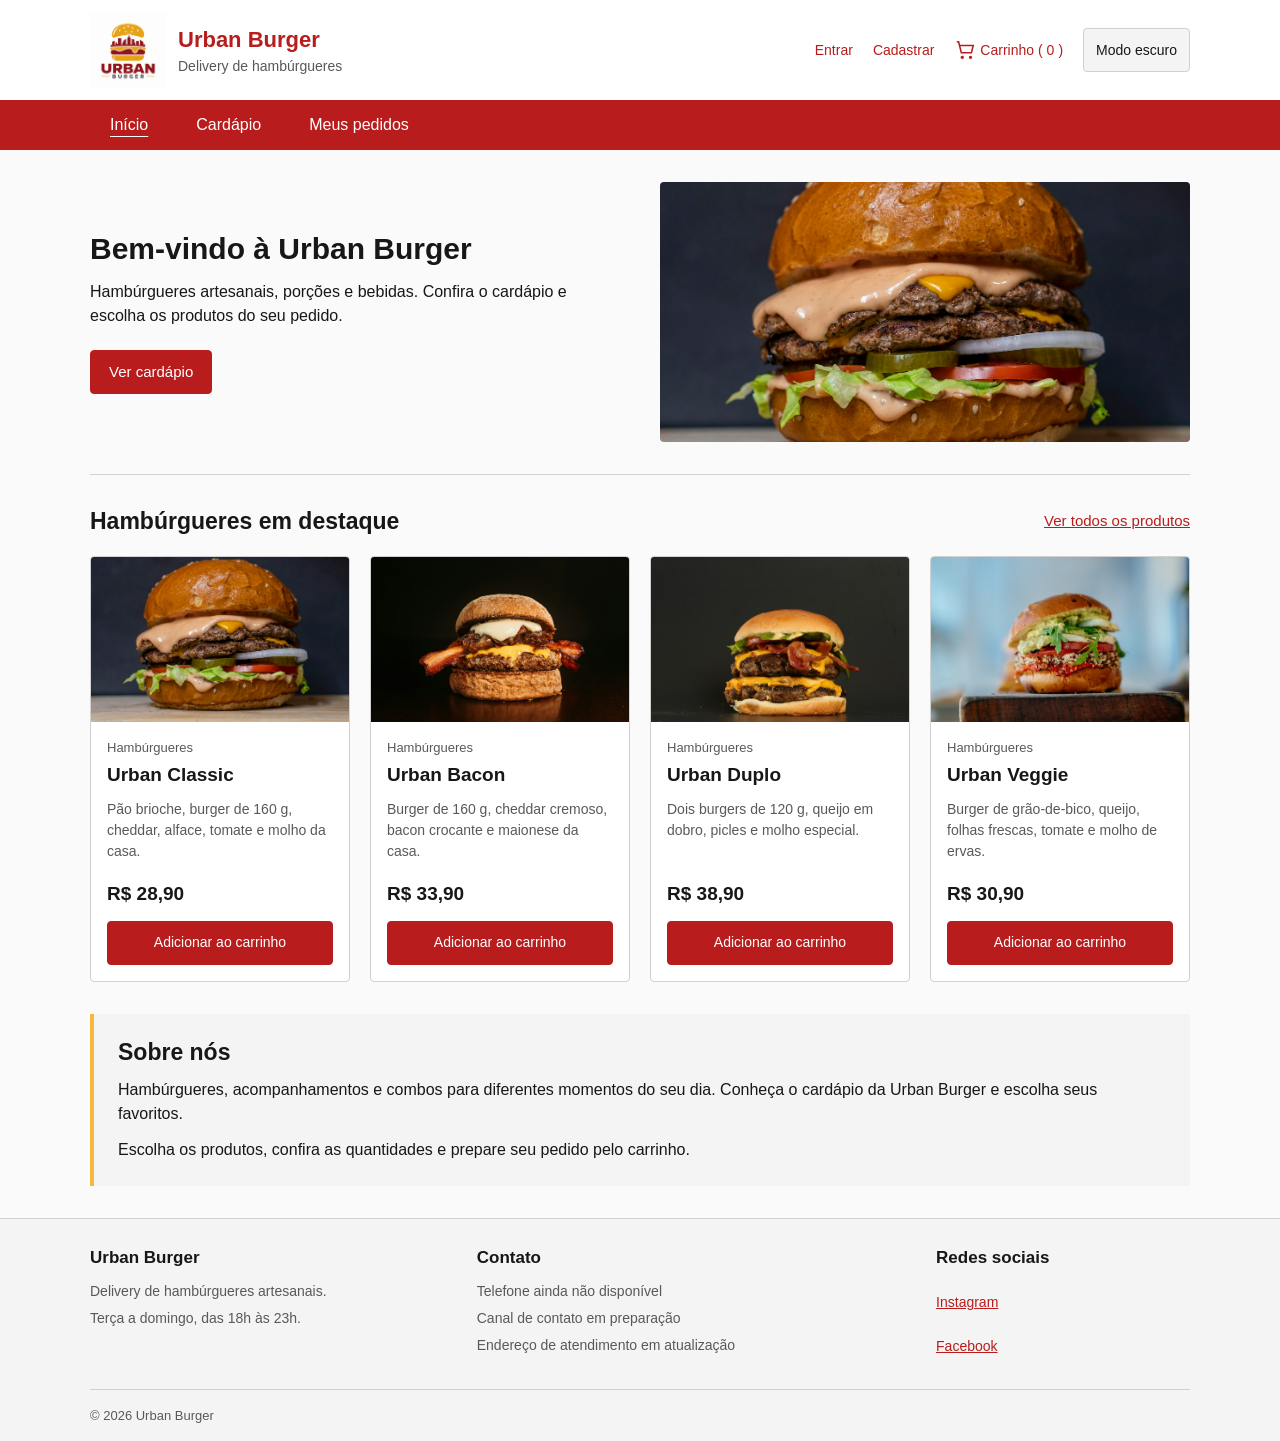
<file: urban-burger/index.html>
<!DOCTYPE html>
<html lang="pt-BR">
  <head>
    <meta charset="UTF-8">
    <meta name="viewport" content="width=device-width, initial-scale=1.0">
    <meta name="description" content="Urban Burger: hambúrgueres, acompanhamentos e combos. Explore o cardápio e prepare seu pedido.">
    <meta name="color-scheme" content="light dark">
    <title>
      Início | Urban Burger
    </title>
    <link rel="icon" href="img/logo.png" type="image/png">
    <link rel="stylesheet" href="css/style.css">
    <script src="js/script.js" defer>
    </script>
  </head>
  <body data-page="index">
    <a class="skip-link" href="#conteudo">
      Pular para o conteúdo
    </a>
<header class="site-header">
      <div class="container header-inner">
        <a class="brand" href="index.html" aria-label="Urban Burger — início">
          <img src="img/logo.png" alt="Logo Urban Burger" width="76" height="76">
          <span>
            Urban Burger
            <small>
              Delivery de hambúrgueres
            </small>
          </span>
        </a>
        <button onclick="alternarMenu()" class="mobile-toggle" type="button" aria-label="Abrir menu" aria-controls="navegacao" aria-expanded="false">
          Menu
        </button>
        <div class="header-actions">
          <a class="login-link" href="login.html">
            Entrar
          </a>
          <a class="signup-link" href="cadastro.html">
            Cadastrar
          </a>
          <a class="cart-link" href="carrinho.html" aria-label="Carrinho">
            <svg viewBox="0 0 24 24" fill="none" stroke="currentColor" stroke-width="1.7" aria-hidden="true">
              <path d="M3 3h2l3 12h11l2-8H6"/>
              <circle cx="9" cy="20" r="1"/>
              <circle cx="18" cy="20" r="1"/>
            </svg>
            Carrinho (
            <span class="cart-count">
              0
            </span>
            )
          </a>
          <button onclick="trocarTema()" class="theme-toggle" type="button" aria-label="Ativar modo escuro" aria-pressed="false">
            Modo escuro
          </button>
        </div>
      </div>
      <nav id="navegacao" aria-label="Navegação principal">
        <div class="container nav-links">
          <a href="index.html" aria-current="page">
            Início
          </a>
          <a href="produtos.html">
            Cardápio
          </a>
          <a href="pedidos.html">
            Meus pedidos
          </a>
        </div>
      </nav>
    </header>
    <main id="conteudo" class="container">
<section class="home-intro" aria-labelledby="hero-titulo">
        <div>
          <h1 id="hero-titulo">
            Bem-vindo à Urban Burger
          </h1>
          <p>
            Hambúrgueres artesanais, porções e bebidas. Confira o cardápio e escolha os produtos do seu pedido.
          </p>
          <a class="button" href="produtos.html">
            Ver cardápio
          </a>
        </div>
        <img src="img/burger-classic.jpg" alt="Hambúrguer com queijo, molho e salada" width="600" height="400">
      </section>
<section class="section" aria-labelledby="destaques-titulo">
        <div class="section-heading">
          <h2 id="destaques-titulo">
            Hambúrgueres em destaque
          </h2>
          <a class="inline-link" href="produtos.html">
            Ver todos os produtos
          </a>
        </div>
        <div class="product-grid" data-products="featured" >
          <article class="product-card" id="produto-1" data-nome="Urban Classic" data-categoria="hamburgueres">
            <div class="product-image">
              <img src="img/burger-classic.jpg" alt="Imagem ilustrativa de Urban Classic" width="600" height="450" loading="lazy">
            </div>
            <div class="product-info">
              <p class="product-category">
                Hambúrgueres
              </p>
              <h3>
                Urban Classic
              </h3>
              <p class="product-description">
                Pão brioche, burger de 160 g, cheddar, alface, tomate e molho da casa.
              </p>
              <div class="product-bottom">
                <span class="product-price">
                  R$ 28,90
                </span>
                <button class="add-button" type="button" onclick="alterarQuantidade(1, 1)">
                  Adicionar ao carrinho
                </button>
              </div>
            </div>
          </article>
          <article class="product-card" id="produto-2" data-nome="Urban Bacon" data-categoria="hamburgueres">
            <div class="product-image">
              <img src="img/burger-bacon.jpg" alt="Imagem ilustrativa de Urban Bacon" width="600" height="450" loading="lazy">
            </div>
            <div class="product-info">
              <p class="product-category">
                Hambúrgueres
              </p>
              <h3>
                Urban Bacon
              </h3>
              <p class="product-description">
                Burger de 160 g, cheddar cremoso, bacon crocante e maionese da casa.
              </p>
              <div class="product-bottom">
                <span class="product-price">
                  R$ 33,90
                </span>
                <button class="add-button" type="button" onclick="alterarQuantidade(2, 1)">
                  Adicionar ao carrinho
                </button>
              </div>
            </div>
          </article>
          <article class="product-card" id="produto-3" data-nome="Urban Duplo" data-categoria="hamburgueres">
            <div class="product-image">
              <img src="img/burger-duplo.jpg" alt="Imagem ilustrativa de Urban Duplo" width="600" height="450" loading="lazy">
            </div>
            <div class="product-info">
              <p class="product-category">
                Hambúrgueres
              </p>
              <h3>
                Urban Duplo
              </h3>
              <p class="product-description">
                Dois burgers de 120 g, queijo em dobro, picles e molho especial.
              </p>
              <div class="product-bottom">
                <span class="product-price">
                  R$ 38,90
                </span>
                <button class="add-button" type="button" onclick="alterarQuantidade(3, 1)">
                  Adicionar ao carrinho
                </button>
              </div>
            </div>
          </article>
          <article class="product-card" id="produto-4" data-nome="Urban Veggie" data-categoria="hamburgueres">
            <div class="product-image">
              <img src="img/burger-veggie.jpg" alt="Imagem ilustrativa de Urban Veggie" width="600" height="450" loading="lazy">
            </div>
            <div class="product-info">
              <p class="product-category">
                Hambúrgueres
              </p>
              <h3>
                Urban Veggie
              </h3>
              <p class="product-description">
                Burger de grão-de-bico, queijo, folhas frescas, tomate e molho de ervas.
              </p>
              <div class="product-bottom">
                <span class="product-price">
                  R$ 30,90
                </span>
                <button class="add-button" type="button" onclick="alterarQuantidade(4, 1)">
                  Adicionar ao carrinho
                </button>
              </div>
            </div>
          </article>
        </div>
      </section>
      <section class="about-section" id="sobre" aria-labelledby="sobre-titulo">
        <h2 id="sobre-titulo">
          Sobre nós
        </h2>
        <p>
          Hambúrgueres, acompanhamentos e combos para diferentes momentos do seu dia. Conheça o cardápio da Urban Burger e escolha seus favoritos.
        </p>
        <p>
          Escolha os produtos, confira as quantidades e prepare seu pedido pelo carrinho.
        </p>
      </section>
    </main>
<footer class="site-footer">
      <div class="container footer-grid">
        <div>
          <h2>
            Urban Burger
          </h2>
          <p>
            Delivery de hambúrgueres artesanais.
          </p>
          <p>
            Terça a domingo, das 18h às 23h.
          </p>
        </div>
        <div>
          <h2>
            Contato
          </h2>
          <p>
            Telefone ainda não disponível
          </p>
          <p>
            Canal de contato em preparação
          </p>
          <p>
            Endereço de atendimento em atualização
          </p>
        </div>
        <div>
          <h2>
            Redes sociais
          </h2>
          <button type="button" class="text-button" data-mensagem="O canal do Instagram ainda não está disponível." onclick="mostrarMensagem(this.dataset.mensagem)">
            Instagram
          </button>
          <button type="button" class="text-button" data-mensagem="O canal do Facebook ainda não está disponível." onclick="mostrarMensagem(this.dataset.mensagem)">
            Facebook
          </button>
        </div>
      </div>
      <p class="container footer-bottom">
        © 2026 Urban Burger
      </p>
    </footer>
    <div class="toast" role="status" aria-live="polite">
      <span id="mensagem">
      </span>
      <button type="button" onclick="fecharMensagem()">
        Fechar
      </button>
    </div>
  </body>
</html>
</file>
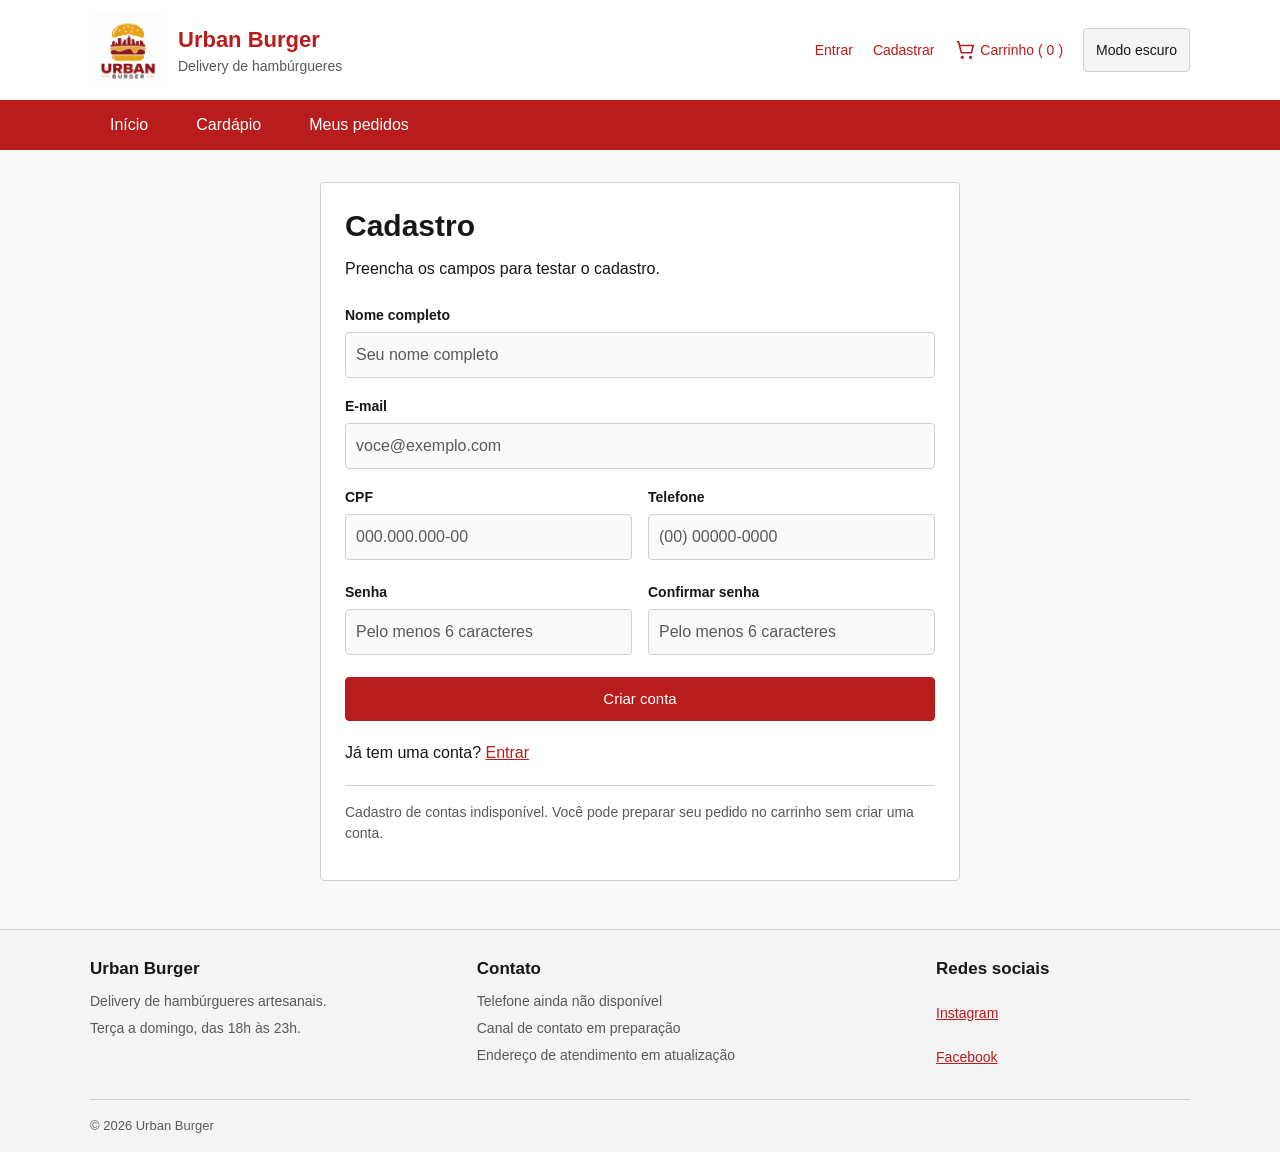
<file: urban-burger/cadastro.html>
<!DOCTYPE html>
<html lang="pt-BR">
  <head>
    <meta charset="UTF-8">
    <meta name="viewport" content="width=device-width, initial-scale=1.0">
    <meta name="description" content="Urban Burger: hambúrgueres, acompanhamentos e combos. Explore o cardápio e prepare seu pedido.">
    <meta name="color-scheme" content="light dark">
    <title>
      Criar conta | Urban Burger
    </title>
    <link rel="icon" href="img/logo.png" type="image/png">
    <link rel="stylesheet" href="css/style.css">
    <script src="js/script.js" defer>
    </script>
  </head>
  <body data-page="cadastro">
    <a class="skip-link" href="#conteudo">
      Pular para o conteúdo
    </a>
<header class="site-header">
      <div class="container header-inner">
        <a class="brand" href="index.html" aria-label="Urban Burger — início">
          <img src="img/logo.png" alt="Logo Urban Burger" width="76" height="76">
          <span>
            Urban Burger
            <small>
              Delivery de hambúrgueres
            </small>
          </span>
        </a>
        <button onclick="alternarMenu()" class="mobile-toggle" type="button" aria-label="Abrir menu" aria-controls="navegacao" aria-expanded="false">
          Menu
        </button>
        <div class="header-actions">
          <a class="login-link" href="login.html">
            Entrar
          </a>
          <a class="signup-link" href="cadastro.html">
            Cadastrar
          </a>
          <a class="cart-link" href="carrinho.html" aria-label="Carrinho">
            <svg viewBox="0 0 24 24" fill="none" stroke="currentColor" stroke-width="1.7" aria-hidden="true">
              <path d="M3 3h2l3 12h11l2-8H6"/>
              <circle cx="9" cy="20" r="1"/>
              <circle cx="18" cy="20" r="1"/>
            </svg>
            Carrinho (
            <span class="cart-count">
              0
            </span>
            )
          </a>
          <button onclick="trocarTema()" class="theme-toggle" type="button" aria-label="Ativar modo escuro" aria-pressed="false">
            Modo escuro
          </button>
        </div>
      </div>
      <nav id="navegacao" aria-label="Navegação principal">
        <div class="container nav-links">
          <a href="index.html">
            Início
          </a>
          <a href="produtos.html">
            Cardápio
          </a>
          <a href="pedidos.html">
            Meus pedidos
          </a>
        </div>
      </nav>
    </header>
    <main id="conteudo" class="container auth-main">
      <section class="form-panel">
        <h1>
          Cadastro
        </h1>
        <p>
          Preencha os campos para testar o cadastro.
        </p>
        <form id="form-cadastro" onsubmit="return enviarFormulario(this)" oninput="limparValidacao(this)">
          <div class="field">
            <label for="cadastro-nome">
              Nome completo
            </label>
            <input id="cadastro-nome" name="cadastro-nome" type="text" required minlength="3" maxlength="80" autocomplete="name" placeholder="Seu nome completo"  aria-describedby="cadastro-nome-erro">
            <span class="field-error" id="cadastro-nome-erro">
            </span>
          </div>
          <div class="field">
            <label for="cadastro-email">
              E-mail
            </label>
            <input id="cadastro-email" name="cadastro-email" type="email" required maxlength="100" autocomplete="email" placeholder="voce@exemplo.com"  aria-describedby="cadastro-email-erro">
            <span class="field-error" id="cadastro-email-erro">
            </span>
          </div>
          <div class="form-row">
            <div class="field">
              <label for="cadastro-cpf">
                CPF
              </label>
              <input id="cadastro-cpf" name="cadastro-cpf" type="text" required inputmode="numeric" data-mask="cpf" oninput="mascara(this)" minlength="14" maxlength="14" placeholder="000.000.000-00"  aria-describedby="cadastro-cpf-erro">
              <span class="field-error" id="cadastro-cpf-erro">
              </span>
            </div>
            <div class="field">
              <label for="cadastro-telefone">
                Telefone
              </label>
              <input id="cadastro-telefone" name="cadastro-telefone" type="tel" required data-mask="telefone" oninput="mascara(this)" minlength="15" maxlength="15" autocomplete="tel" placeholder="(00) 00000-0000"  aria-describedby="cadastro-telefone-erro">
              <span class="field-error" id="cadastro-telefone-erro">
              </span>
            </div>
          </div>
          <div class="form-row">
            <div class="field">
              <label for="cadastro-senha">
                Senha
              </label>
              <input id="cadastro-senha" name="cadastro-senha" type="password" required minlength="6" maxlength="64" autocomplete="new-password" placeholder="Pelo menos 6 caracteres"  aria-describedby="cadastro-senha-erro">
              <span class="field-error" id="cadastro-senha-erro">
              </span>
            </div>
            <div class="field">
              <label for="cadastro-confirmacao">
                Confirmar senha
              </label>
              <input id="cadastro-confirmacao" name="cadastro-confirmacao" type="password" required minlength="6" maxlength="64" autocomplete="new-password" placeholder="Pelo menos 6 caracteres"  aria-describedby="cadastro-confirmacao-erro">
              <span class="field-error" id="cadastro-confirmacao-erro">
              </span>
            </div>
          </div>
          <button class="button full" type="submit">
            Criar conta
          </button>
          <div class="form-feedback" role="status" tabindex="-1" hidden>
          </div>
        </form>
        <p class="form-switch">
          Já tem uma conta?
          <a href="login.html">
            Entrar
          </a>
        </p>
        <p class="info-note">
          Cadastro de contas indisponível. Você pode preparar seu pedido no carrinho sem criar uma conta.
        </p>
      </section>
    </main>
<footer class="site-footer">
      <div class="container footer-grid">
        <div>
          <h2>
            Urban Burger
          </h2>
          <p>
            Delivery de hambúrgueres artesanais.
          </p>
          <p>
            Terça a domingo, das 18h às 23h.
          </p>
        </div>
        <div>
          <h2>
            Contato
          </h2>
          <p>
            Telefone ainda não disponível
          </p>
          <p>
            Canal de contato em preparação
          </p>
          <p>
            Endereço de atendimento em atualização
          </p>
        </div>
        <div>
          <h2>
            Redes sociais
          </h2>
          <button type="button" class="text-button" data-mensagem="O canal do Instagram ainda não está disponível." onclick="mostrarMensagem(this.dataset.mensagem)">
            Instagram
          </button>
          <button type="button" class="text-button" data-mensagem="O canal do Facebook ainda não está disponível." onclick="mostrarMensagem(this.dataset.mensagem)">
            Facebook
          </button>
        </div>
      </div>
      <p class="container footer-bottom">
        © 2026 Urban Burger
      </p>
    </footer>
    <div class="toast" role="status" aria-live="polite">
      <span id="mensagem">
      </span>
      <button type="button" onclick="fecharMensagem()">
        Fechar
      </button>
    </div>
  </body>
</html>
</file>
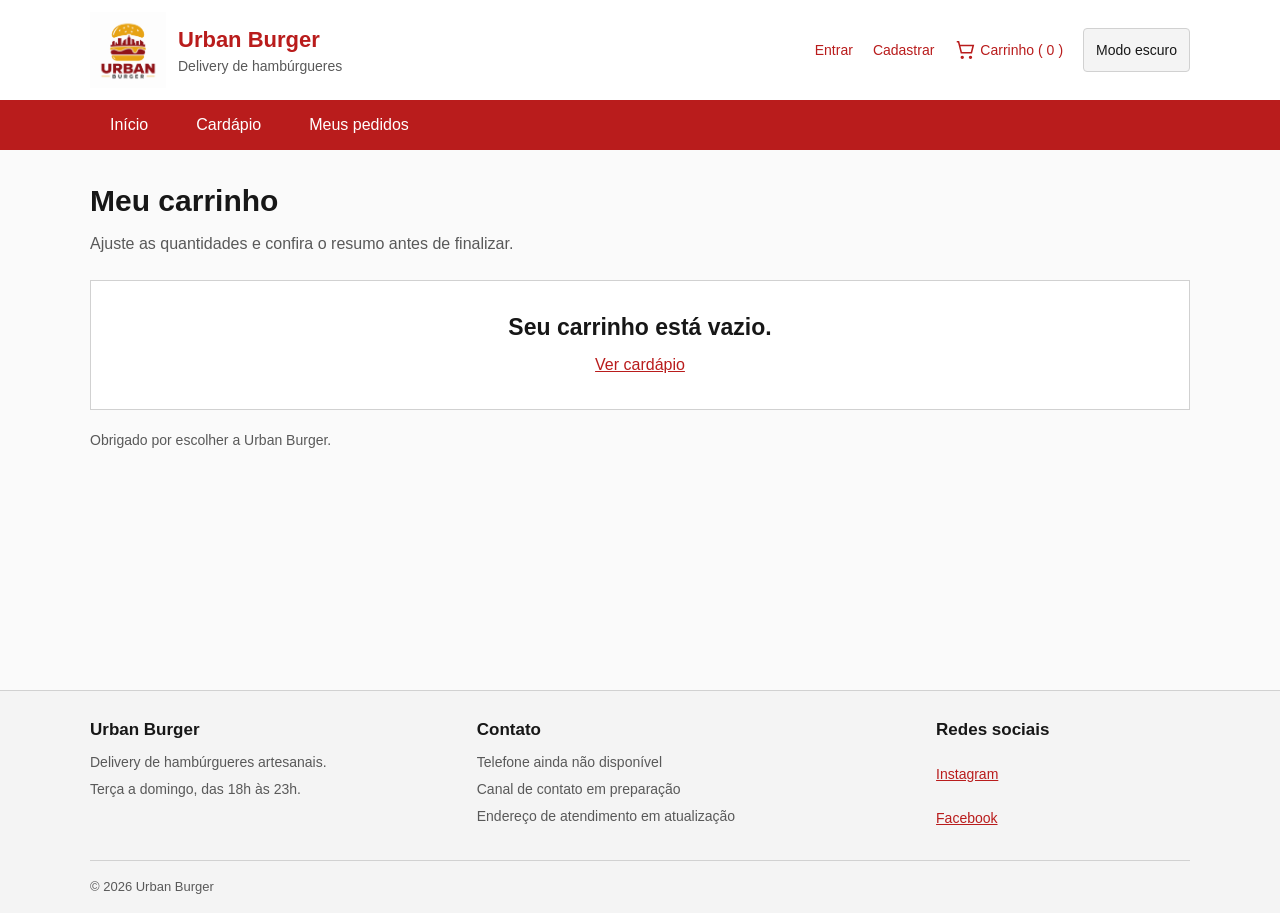
<file: urban-burger/carrinho.html>
<!DOCTYPE html>
<html lang="pt-BR">
  <head>
    <meta charset="UTF-8">
    <meta name="viewport" content="width=device-width, initial-scale=1.0">
    <meta name="description" content="Urban Burger: hambúrgueres, acompanhamentos e combos. Explore o cardápio e prepare seu pedido.">
    <meta name="color-scheme" content="light dark">
    <title>
      Meu carrinho | Urban Burger
    </title>
    <link rel="icon" href="img/logo.png" type="image/png">
    <link rel="stylesheet" href="css/style.css">
    <script src="js/script.js" defer>
    </script>
  </head>
  <body data-page="carrinho">
    <a class="skip-link" href="#conteudo">
      Pular para o conteúdo
    </a>
<header class="site-header">
      <div class="container header-inner">
        <a class="brand" href="index.html" aria-label="Urban Burger — início">
          <img src="img/logo.png" alt="Logo Urban Burger" width="76" height="76">
          <span>
            Urban Burger
            <small>
              Delivery de hambúrgueres
            </small>
          </span>
        </a>
        <button onclick="alternarMenu()" class="mobile-toggle" type="button" aria-label="Abrir menu" aria-controls="navegacao" aria-expanded="false">
          Menu
        </button>
        <div class="header-actions">
          <a class="login-link" href="login.html">
            Entrar
          </a>
          <a class="signup-link" href="cadastro.html">
            Cadastrar
          </a>
          <a class="cart-link" href="carrinho.html" aria-label="Carrinho">
            <svg viewBox="0 0 24 24" fill="none" stroke="currentColor" stroke-width="1.7" aria-hidden="true">
              <path d="M3 3h2l3 12h11l2-8H6"/>
              <circle cx="9" cy="20" r="1"/>
              <circle cx="18" cy="20" r="1"/>
            </svg>
            Carrinho (
            <span class="cart-count">
              0
            </span>
            )
          </a>
          <button onclick="trocarTema()" class="theme-toggle" type="button" aria-label="Ativar modo escuro" aria-pressed="false">
            Modo escuro
          </button>
        </div>
      </div>
      <nav id="navegacao" aria-label="Navegação principal">
        <div class="container nav-links">
          <a href="index.html">
            Início
          </a>
          <a href="produtos.html">
            Cardápio
          </a>
          <a href="pedidos.html">
            Meus pedidos
          </a>
        </div>
      </nav>
    </header>
    <main id="conteudo" class="container page-main">
      <div class="page-heading">
        <h1>
          Meu carrinho
        </h1>
        <p>
          Ajuste as quantidades e confira o resumo antes de finalizar.
        </p>
      </div>
      <div id="checkout-feedback" class="notice success" role="status" tabindex="-1" hidden>
      </div>
      <div id="cart-content">
        <div class="empty-state" id="carrinho-vazio">
          <h2>
            Seu carrinho está vazio.
          </h2>
          <a href="produtos.html">
            Ver cardápio
          </a>
        </div>
        <div class="cart-layout" id="carrinho-preenchido" hidden>
          <div class="cart-items">
            <article class="cart-item" id="item-1" hidden>
              <img src="img/burger-classic.jpg" alt="Urban Classic" width="85" height="85">
              <div>
                <h2>
                  Urban Classic
                </h2>
                <p>
                  R$ 28,90 por unidade
                </p>
                <div class="cart-item-actions">
                  <div class="quantity-control">
                    <button id="menos-1" type="button" onclick="alterarQuantidade(1, -1)" aria-label="Diminuir quantidade de Urban Classic">
                      −
                    </button>
                    <span id="quantidade-1">
                      0
                    </span>
                    <button id="mais-1" type="button" onclick="alterarQuantidade(1, 1)" aria-label="Aumentar quantidade de Urban Classic">
                      +
                    </button>
                  </div>
                  <button type="button" class="remove-item" onclick="removerProduto(1)" aria-label="Remover Urban Classic">
                    Remover
                  </button>
                </div>
              </div>
              <strong id="subtotal-1">
              </strong>
            </article>
            <article class="cart-item" id="item-2" hidden>
              <img src="img/burger-bacon.jpg" alt="Urban Bacon" width="85" height="85">
              <div>
                <h2>
                  Urban Bacon
                </h2>
                <p>
                  R$ 33,90 por unidade
                </p>
                <div class="cart-item-actions">
                  <div class="quantity-control">
                    <button id="menos-2" type="button" onclick="alterarQuantidade(2, -1)" aria-label="Diminuir quantidade de Urban Bacon">
                      −
                    </button>
                    <span id="quantidade-2">
                      0
                    </span>
                    <button id="mais-2" type="button" onclick="alterarQuantidade(2, 1)" aria-label="Aumentar quantidade de Urban Bacon">
                      +
                    </button>
                  </div>
                  <button type="button" class="remove-item" onclick="removerProduto(2)" aria-label="Remover Urban Bacon">
                    Remover
                  </button>
                </div>
              </div>
              <strong id="subtotal-2">
              </strong>
            </article>
            <article class="cart-item" id="item-3" hidden>
              <img src="img/burger-duplo.jpg" alt="Urban Duplo" width="85" height="85">
              <div>
                <h2>
                  Urban Duplo
                </h2>
                <p>
                  R$ 38,90 por unidade
                </p>
                <div class="cart-item-actions">
                  <div class="quantity-control">
                    <button id="menos-3" type="button" onclick="alterarQuantidade(3, -1)" aria-label="Diminuir quantidade de Urban Duplo">
                      −
                    </button>
                    <span id="quantidade-3">
                      0
                    </span>
                    <button id="mais-3" type="button" onclick="alterarQuantidade(3, 1)" aria-label="Aumentar quantidade de Urban Duplo">
                      +
                    </button>
                  </div>
                  <button type="button" class="remove-item" onclick="removerProduto(3)" aria-label="Remover Urban Duplo">
                    Remover
                  </button>
                </div>
              </div>
              <strong id="subtotal-3">
              </strong>
            </article>
            <article class="cart-item" id="item-4" hidden>
              <img src="img/burger-veggie.jpg" alt="Urban Veggie" width="85" height="85">
              <div>
                <h2>
                  Urban Veggie
                </h2>
                <p>
                  R$ 30,90 por unidade
                </p>
                <div class="cart-item-actions">
                  <div class="quantity-control">
                    <button id="menos-4" type="button" onclick="alterarQuantidade(4, -1)" aria-label="Diminuir quantidade de Urban Veggie">
                      −
                    </button>
                    <span id="quantidade-4">
                      0
                    </span>
                    <button id="mais-4" type="button" onclick="alterarQuantidade(4, 1)" aria-label="Aumentar quantidade de Urban Veggie">
                      +
                    </button>
                  </div>
                  <button type="button" class="remove-item" onclick="removerProduto(4)" aria-label="Remover Urban Veggie">
                    Remover
                  </button>
                </div>
              </div>
              <strong id="subtotal-4">
              </strong>
            </article>
            <article class="cart-item" id="item-5" hidden>
              <img src="img/batatas.jpg" alt="Batata da Casa" width="85" height="85">
              <div>
                <h2>
                  Batata da Casa
                </h2>
                <p>
                  R$ 14,90 por unidade
                </p>
                <div class="cart-item-actions">
                  <div class="quantity-control">
                    <button id="menos-5" type="button" onclick="alterarQuantidade(5, -1)" aria-label="Diminuir quantidade de Batata da Casa">
                      −
                    </button>
                    <span id="quantidade-5">
                      0
                    </span>
                    <button id="mais-5" type="button" onclick="alterarQuantidade(5, 1)" aria-label="Aumentar quantidade de Batata da Casa">
                      +
                    </button>
                  </div>
                  <button type="button" class="remove-item" onclick="removerProduto(5)" aria-label="Remover Batata da Casa">
                    Remover
                  </button>
                </div>
              </div>
              <strong id="subtotal-5">
              </strong>
            </article>
            <article class="cart-item" id="item-6" hidden>
              <img src="img/onion-rings.jpg" alt="Onion Rings" width="85" height="85">
              <div>
                <h2>
                  Onion Rings
                </h2>
                <p>
                  R$ 18,90 por unidade
                </p>
                <div class="cart-item-actions">
                  <div class="quantity-control">
                    <button id="menos-6" type="button" onclick="alterarQuantidade(6, -1)" aria-label="Diminuir quantidade de Onion Rings">
                      −
                    </button>
                    <span id="quantidade-6">
                      0
                    </span>
                    <button id="mais-6" type="button" onclick="alterarQuantidade(6, 1)" aria-label="Aumentar quantidade de Onion Rings">
                      +
                    </button>
                  </div>
                  <button type="button" class="remove-item" onclick="removerProduto(6)" aria-label="Remover Onion Rings">
                    Remover
                  </button>
                </div>
              </div>
              <strong id="subtotal-6">
              </strong>
            </article>
            <article class="cart-item" id="item-7" hidden>
              <img src="img/refrigerante.jpg" alt="Refrigerante Lata" width="85" height="85">
              <div>
                <h2>
                  Refrigerante Lata
                </h2>
                <p>
                  R$ 6,90 por unidade
                </p>
                <div class="cart-item-actions">
                  <div class="quantity-control">
                    <button id="menos-7" type="button" onclick="alterarQuantidade(7, -1)" aria-label="Diminuir quantidade de Refrigerante Lata">
                      −
                    </button>
                    <span id="quantidade-7">
                      0
                    </span>
                    <button id="mais-7" type="button" onclick="alterarQuantidade(7, 1)" aria-label="Aumentar quantidade de Refrigerante Lata">
                      +
                    </button>
                  </div>
                  <button type="button" class="remove-item" onclick="removerProduto(7)" aria-label="Remover Refrigerante Lata">
                    Remover
                  </button>
                </div>
              </div>
              <strong id="subtotal-7">
              </strong>
            </article>
            <article class="cart-item" id="item-8" hidden>
              <img src="img/suco.jpg" alt="Suco de Laranja" width="85" height="85">
              <div>
                <h2>
                  Suco de Laranja
                </h2>
                <p>
                  R$ 9,90 por unidade
                </p>
                <div class="cart-item-actions">
                  <div class="quantity-control">
                    <button id="menos-8" type="button" onclick="alterarQuantidade(8, -1)" aria-label="Diminuir quantidade de Suco de Laranja">
                      −
                    </button>
                    <span id="quantidade-8">
                      0
                    </span>
                    <button id="mais-8" type="button" onclick="alterarQuantidade(8, 1)" aria-label="Aumentar quantidade de Suco de Laranja">
                      +
                    </button>
                  </div>
                  <button type="button" class="remove-item" onclick="removerProduto(8)" aria-label="Remover Suco de Laranja">
                    Remover
                  </button>
                </div>
              </div>
              <strong id="subtotal-8">
              </strong>
            </article>
            <article class="cart-item" id="item-9" hidden>
              <img src="img/combo.jpg" alt="Combo Urban" width="85" height="85">
              <div>
                <h2>
                  Combo Urban
                </h2>
                <p>
                  R$ 39,90 por unidade
                </p>
                <div class="cart-item-actions">
                  <div class="quantity-control">
                    <button id="menos-9" type="button" onclick="alterarQuantidade(9, -1)" aria-label="Diminuir quantidade de Combo Urban">
                      −
                    </button>
                    <span id="quantidade-9">
                      0
                    </span>
                    <button id="mais-9" type="button" onclick="alterarQuantidade(9, 1)" aria-label="Aumentar quantidade de Combo Urban">
                      +
                    </button>
                  </div>
                  <button type="button" class="remove-item" onclick="removerProduto(9)" aria-label="Remover Combo Urban">
                    Remover
                  </button>
                </div>
              </div>
              <strong id="subtotal-9">
              </strong>
            </article>
            <article class="cart-item" id="item-10" hidden>
              <img src="img/combo.jpg" alt="Combo em Dobro" width="85" height="85">
              <div>
                <h2>
                  Combo em Dobro
                </h2>
                <p>
                  R$ 74,90 por unidade
                </p>
                <div class="cart-item-actions">
                  <div class="quantity-control">
                    <button id="menos-10" type="button" onclick="alterarQuantidade(10, -1)" aria-label="Diminuir quantidade de Combo em Dobro">
                      −
                    </button>
                    <span id="quantidade-10">
                      0
                    </span>
                    <button id="mais-10" type="button" onclick="alterarQuantidade(10, 1)" aria-label="Aumentar quantidade de Combo em Dobro">
                      +
                    </button>
                  </div>
                  <button type="button" class="remove-item" onclick="removerProduto(10)" aria-label="Remover Combo em Dobro">
                    Remover
                  </button>
                </div>
              </div>
              <strong id="subtotal-10">
              </strong>
            </article>
          </div>
          <aside class="cart-summary">
            <h2>
              Resumo do pedido
            </h2>
            <div class="summary-line">
              <span>
                Subtotal
              </span>
              <strong id="subtotal-pedido">
              </strong>
            </div>
            <div class="summary-line">
              <span>
                Entrega
              </span>
              <span>
                Não calculada
              </span>
            </div>
            <div class="summary-line total">
              <span>
                Total dos produtos
              </span>
              <strong id="total-pedido">
              </strong>
            </div>
            <form id="dados-pedido" oninput="invalidarArquivo()" onsubmit="finalizarPedido(); return false;">
              <h2>
                Dados para entrega
              </h2>
              <p>
                Não é necessário criar uma conta para preparar o pedido.
              </p>
              <p class="small-note">
                Os dados de entrega serão incluídos no arquivo do pedido. Confira as informações antes de baixar.
              </p>
              <div class="field">
                <label for="pedido-nome">
                  Nome completo
                </label>
                <input id="pedido-nome" autocomplete="name" type="text" required maxlength="80" minlength="3">
              </div>
              <div class="field">
                <label for="pedido-email">
                  E-mail
                </label>
                <input id="pedido-email" autocomplete="email" type="email" required maxlength="100" >
              </div>
              <div class="field">
                <label for="pedido-cpf">
                  CPF
                </label>
                <input id="pedido-cpf" type="text" required maxlength="14" minlength="14" inputmode="numeric" data-mask="cpf" oninput="mascara(this)">
              </div>
              <div class="field">
                <label for="pedido-telefone">
                  Celular com DDD
                </label>
                <input id="pedido-telefone" autocomplete="tel" type="tel" required maxlength="15" minlength="15" data-mask="telefone" oninput="mascara(this)">
              </div>
              <div class="field">
                <label for="pedido-endereco">
                  Endereço de entrega
                </label>
                <input id="pedido-endereco" autocomplete="street-address" type="text" required maxlength="200" minlength="8">
              </div>
              <button class="button full" type="submit">
                Realizar pedido
              </button>
            </form>
            <a id="baixar-pedido" class="inline-link" hidden>
              Realizar novamente o último pedido
            </a>
            <p class="small-note">
              Fique atento ao momento da entrega.
            </p>
          </aside>
        </div>
      </div>
      <p class="small-note">
        Obrigado por escolher a Urban Burger.
      </p>
    </main>
<footer class="site-footer">
      <div class="container footer-grid">
        <div>
          <h2>
            Urban Burger
          </h2>
          <p>
            Delivery de hambúrgueres artesanais.
          </p>
          <p>
            Terça a domingo, das 18h às 23h.
          </p>
        </div>
        <div>
          <h2>
            Contato
          </h2>
          <p>
            Telefone ainda não disponível
          </p>
          <p>
            Canal de contato em preparação
          </p>
          <p>
            Endereço de atendimento em atualização
          </p>
        </div>
        <div>
          <h2>
            Redes sociais
          </h2>
          <button type="button" class="text-button" data-mensagem="O canal do Instagram ainda não está disponível." onclick="mostrarMensagem(this.dataset.mensagem)">
            Instagram
          </button>
          <button type="button" class="text-button" data-mensagem="O canal do Facebook ainda não está disponível." onclick="mostrarMensagem(this.dataset.mensagem)">
            Facebook
          </button>
        </div>
      </div>
      <p class="container footer-bottom">
        © 2026 Urban Burger
      </p>
    </footer>
    <div class="toast" role="status" aria-live="polite">
      <span id="mensagem">
      </span>
      <button type="button" onclick="fecharMensagem()">
        Fechar
      </button>
    </div>
  </body>
</html>
</file>
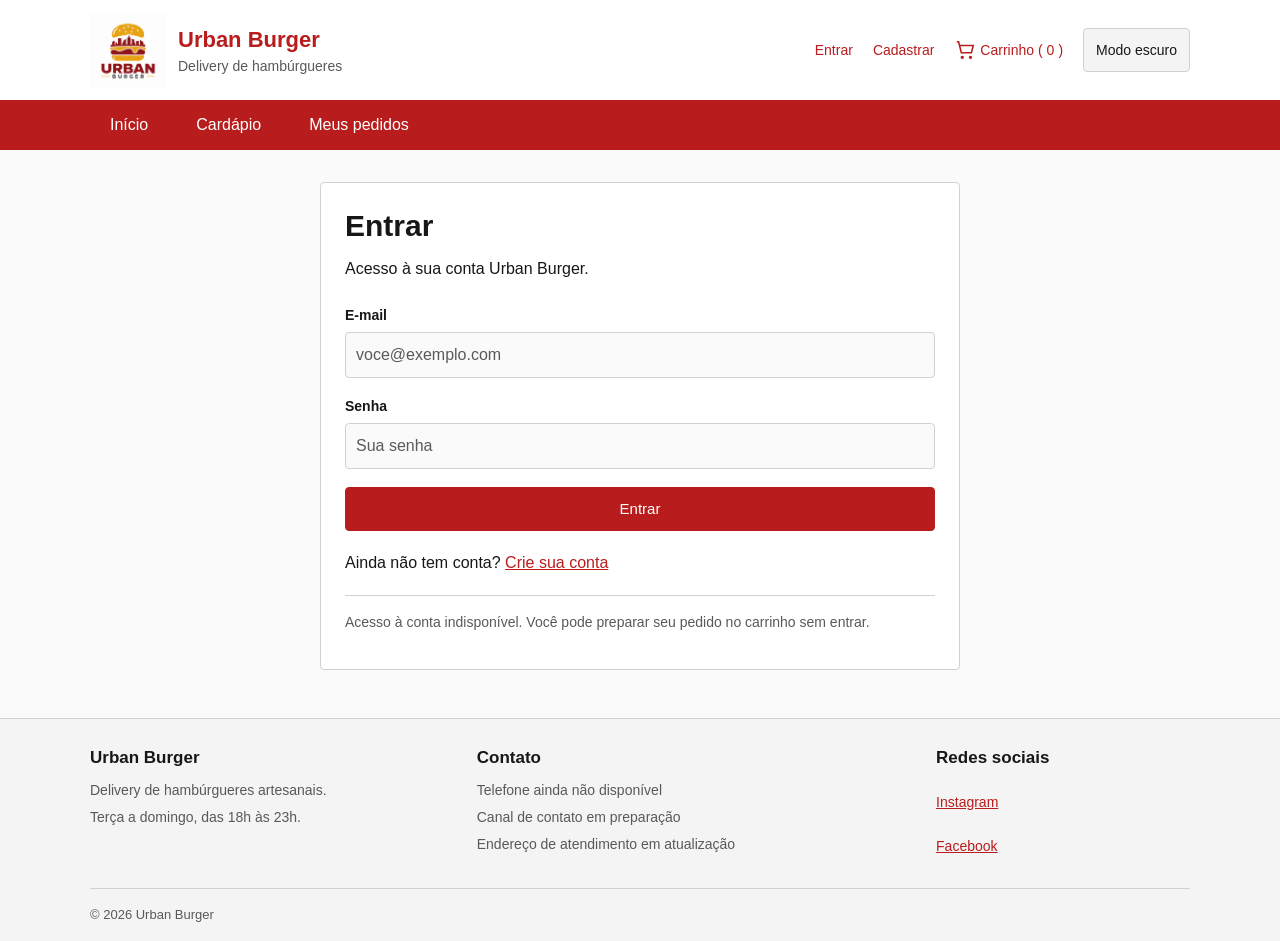
<file: urban-burger/login.html>
<!DOCTYPE html>
<html lang="pt-BR">
  <head>
    <meta charset="UTF-8">
    <meta name="viewport" content="width=device-width, initial-scale=1.0">
    <meta name="description" content="Urban Burger: hambúrgueres, acompanhamentos e combos. Explore o cardápio e prepare seu pedido.">
    <meta name="color-scheme" content="light dark">
    <title>
      Entrar | Urban Burger
    </title>
    <link rel="icon" href="img/logo.png" type="image/png">
    <link rel="stylesheet" href="css/style.css">
    <script src="js/script.js" defer>
    </script>
  </head>
  <body data-page="login">
    <a class="skip-link" href="#conteudo">
      Pular para o conteúdo
    </a>
<header class="site-header">
      <div class="container header-inner">
        <a class="brand" href="index.html" aria-label="Urban Burger — início">
          <img src="img/logo.png" alt="Logo Urban Burger" width="76" height="76">
          <span>
            Urban Burger
            <small>
              Delivery de hambúrgueres
            </small>
          </span>
        </a>
        <button onclick="alternarMenu()" class="mobile-toggle" type="button" aria-label="Abrir menu" aria-controls="navegacao" aria-expanded="false">
          Menu
        </button>
        <div class="header-actions">
          <a class="login-link" href="login.html">
            Entrar
          </a>
          <a class="signup-link" href="cadastro.html">
            Cadastrar
          </a>
          <a class="cart-link" href="carrinho.html" aria-label="Carrinho">
            <svg viewBox="0 0 24 24" fill="none" stroke="currentColor" stroke-width="1.7" aria-hidden="true">
              <path d="M3 3h2l3 12h11l2-8H6"/>
              <circle cx="9" cy="20" r="1"/>
              <circle cx="18" cy="20" r="1"/>
            </svg>
            Carrinho (
            <span class="cart-count">
              0
            </span>
            )
          </a>
          <button onclick="trocarTema()" class="theme-toggle" type="button" aria-label="Ativar modo escuro" aria-pressed="false">
            Modo escuro
          </button>
        </div>
      </div>
      <nav id="navegacao" aria-label="Navegação principal">
        <div class="container nav-links">
          <a href="index.html">
            Início
          </a>
          <a href="produtos.html">
            Cardápio
          </a>
          <a href="pedidos.html">
            Meus pedidos
          </a>
        </div>
      </nav>
    </header>
    <main id="conteudo" class="container auth-main">
      <section class="form-panel">
        <h1>
          Entrar
        </h1>
        <p>
          Acesso à sua conta Urban Burger.
        </p>
        <form id="form-login" onsubmit="return enviarFormulario(this)" oninput="limparValidacao(this)">
          <div class="field">
            <label for="login-email">
              E-mail
            </label>
            <input id="login-email" name="login-email" type="email" required maxlength="100" autocomplete="email" placeholder="voce@exemplo.com"  aria-describedby="login-email-erro">
            <span class="field-error" id="login-email-erro">
            </span>
          </div>
          <div class="field">
            <label for="login-senha">
              Senha
            </label>
            <input id="login-senha" name="login-senha" type="password" required minlength="6" maxlength="64" autocomplete="current-password" placeholder="Sua senha"  aria-describedby="login-senha-erro">
            <span class="field-error" id="login-senha-erro">
            </span>
          </div>
          <button class="button full" type="submit">
            Entrar
          </button>
          <div class="form-feedback" role="status" tabindex="-1" hidden>
          </div>
        </form>
        <p class="form-switch">
          Ainda não tem conta?
          <a href="cadastro.html">
            Crie sua conta
          </a>
        </p>
        <p class="info-note">
          Acesso à conta indisponível. Você pode preparar seu pedido no carrinho sem entrar.
        </p>
      </section>
    </main>
<footer class="site-footer">
      <div class="container footer-grid">
        <div>
          <h2>
            Urban Burger
          </h2>
          <p>
            Delivery de hambúrgueres artesanais.
          </p>
          <p>
            Terça a domingo, das 18h às 23h.
          </p>
        </div>
        <div>
          <h2>
            Contato
          </h2>
          <p>
            Telefone ainda não disponível
          </p>
          <p>
            Canal de contato em preparação
          </p>
          <p>
            Endereço de atendimento em atualização
          </p>
        </div>
        <div>
          <h2>
            Redes sociais
          </h2>
          <button type="button" class="text-button" data-mensagem="O canal do Instagram ainda não está disponível." onclick="mostrarMensagem(this.dataset.mensagem)">
            Instagram
          </button>
          <button type="button" class="text-button" data-mensagem="O canal do Facebook ainda não está disponível." onclick="mostrarMensagem(this.dataset.mensagem)">
            Facebook
          </button>
        </div>
      </div>
      <p class="container footer-bottom">
        © 2026 Urban Burger
      </p>
    </footer>
    <div class="toast" role="status" aria-live="polite">
      <span id="mensagem">
      </span>
      <button type="button" onclick="fecharMensagem()">
        Fechar
      </button>
    </div>
  </body>
</html>
</file>
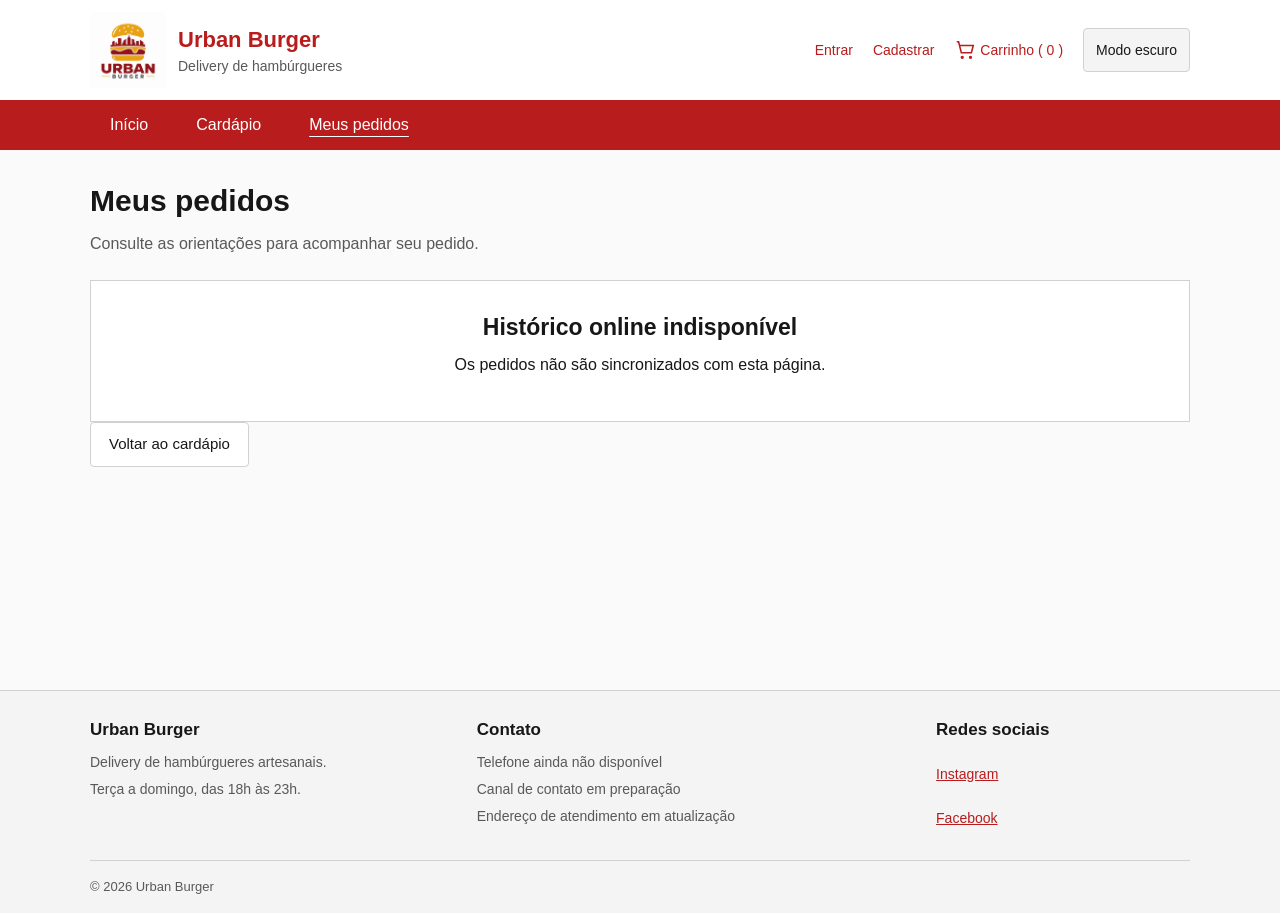
<file: urban-burger/pedidos.html>
<!DOCTYPE html>
<html lang="pt-BR">
  <head>
    <meta charset="UTF-8">
    <meta name="viewport" content="width=device-width, initial-scale=1.0">
    <meta name="description" content="Urban Burger: hambúrgueres, acompanhamentos e combos. Explore o cardápio e prepare seu pedido.">
    <meta name="color-scheme" content="light dark">
    <title>
      Meus pedidos | Urban Burger
    </title>
    <link rel="icon" href="img/logo.png" type="image/png">
    <link rel="stylesheet" href="css/style.css">
    <script src="js/script.js" defer>
    </script>
  </head>
  <body data-page="pedidos">
    <a class="skip-link" href="#conteudo">
      Pular para o conteúdo
    </a>
<header class="site-header">
      <div class="container header-inner">
        <a class="brand" href="index.html" aria-label="Urban Burger — início">
          <img src="img/logo.png" alt="Logo Urban Burger" width="76" height="76">
          <span>
            Urban Burger
            <small>
              Delivery de hambúrgueres
            </small>
          </span>
        </a>
        <button onclick="alternarMenu()" class="mobile-toggle" type="button" aria-label="Abrir menu" aria-controls="navegacao" aria-expanded="false">
          Menu
        </button>
        <div class="header-actions">
          <a class="login-link" href="login.html">
            Entrar
          </a>
          <a class="signup-link" href="cadastro.html">
            Cadastrar
          </a>
          <a class="cart-link" href="carrinho.html" aria-label="Carrinho">
            <svg viewBox="0 0 24 24" fill="none" stroke="currentColor" stroke-width="1.7" aria-hidden="true">
              <path d="M3 3h2l3 12h11l2-8H6"/>
              <circle cx="9" cy="20" r="1"/>
              <circle cx="18" cy="20" r="1"/>
            </svg>
            Carrinho (
            <span class="cart-count">
              0
            </span>
            )
          </a>
          <button onclick="trocarTema()" class="theme-toggle" type="button" aria-label="Ativar modo escuro" aria-pressed="false">
            Modo escuro
          </button>
        </div>
      </div>
      <nav id="navegacao" aria-label="Navegação principal">
        <div class="container nav-links">
          <a href="index.html">
            Início
          </a>
          <a href="produtos.html">
            Cardápio
          </a>
          <a href="pedidos.html" aria-current="page">
            Meus pedidos
          </a>
        </div>
      </nav>
    </header>
    <main id="conteudo" class="container page-main">
      <div class="page-heading">
        <h1>Meus pedidos</h1>
        <p>Consulte as orientações para acompanhar seu pedido.</p>
      </div>
      <div class="empty-state">
        <h2>Histórico online indisponível</h2>
        <p>Os pedidos não são sincronizados com esta página.</p>
        <p></p>
      </div>
      <a class="button outline" href="produtos.html">
        Voltar ao cardápio
      </a>
    </main>
<footer class="site-footer">
      <div class="container footer-grid">
        <div>
          <h2>
            Urban Burger
          </h2>
          <p>
            Delivery de hambúrgueres artesanais.
          </p>
          <p>
            Terça a domingo, das 18h às 23h.
          </p>
        </div>
        <div>
          <h2>
            Contato
          </h2>
          <p>
            Telefone ainda não disponível
          </p>
          <p>
            Canal de contato em preparação
          </p>
          <p>
            Endereço de atendimento em atualização
          </p>
        </div>
        <div>
          <h2>
            Redes sociais
          </h2>
          <button type="button" class="text-button" data-mensagem="O canal do Instagram ainda não está disponível." onclick="mostrarMensagem(this.dataset.mensagem)">
            Instagram
          </button>
          <button type="button" class="text-button" data-mensagem="O canal do Facebook ainda não está disponível." onclick="mostrarMensagem(this.dataset.mensagem)">
            Facebook
          </button>
        </div>
      </div>
      <p class="container footer-bottom">
        © 2026 Urban Burger
      </p>
    </footer>
    <div class="toast" role="status" aria-live="polite">
      <span id="mensagem">
      </span>
      <button type="button" onclick="fecharMensagem()">
        Fechar
      </button>
    </div>
  </body>
</html>
</file>
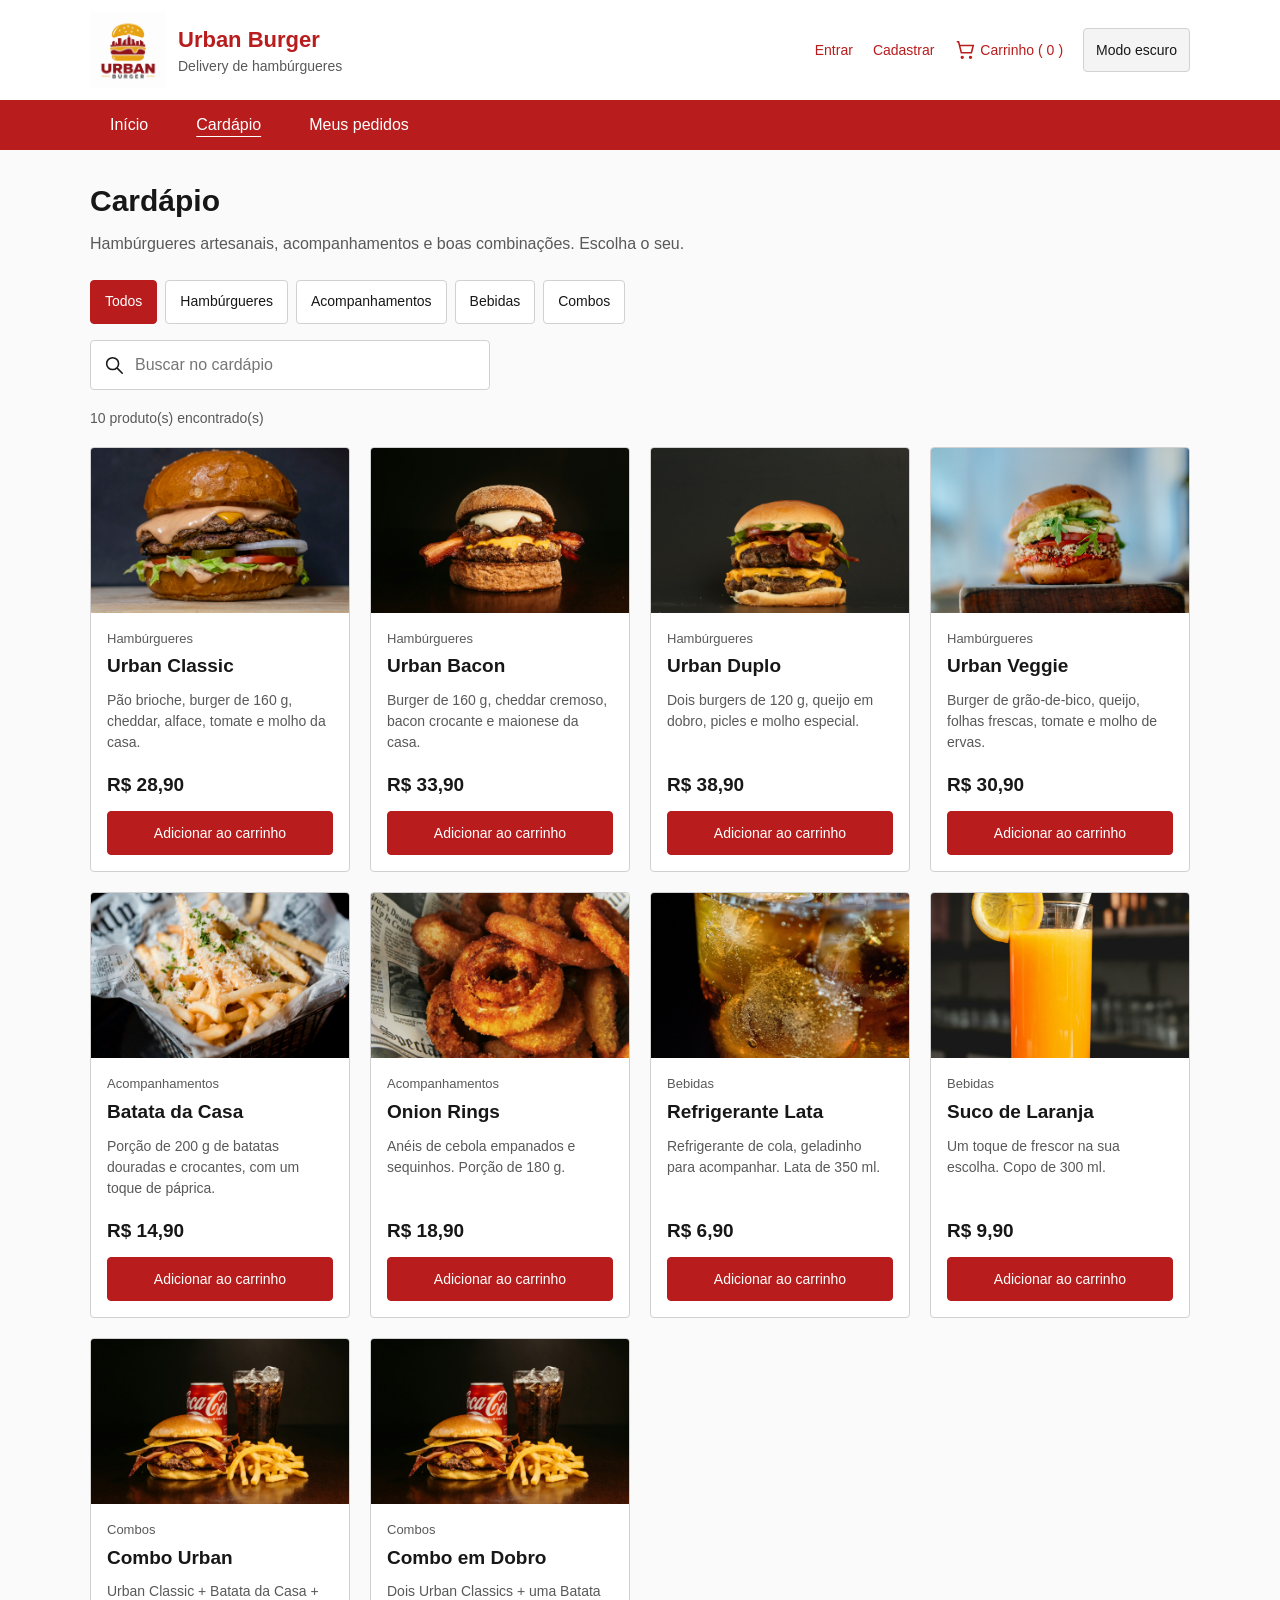
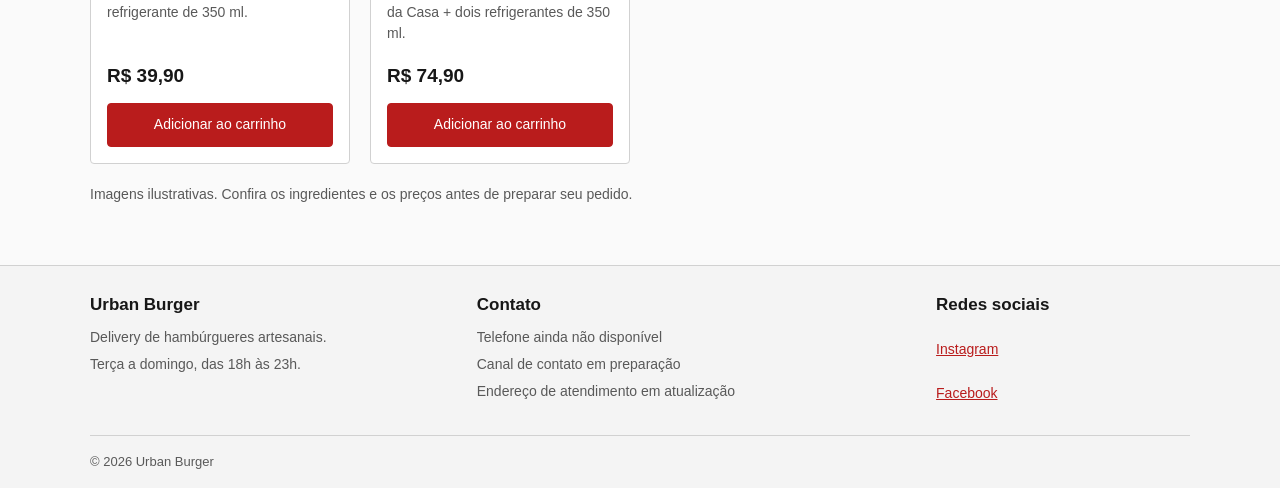
<file: urban-burger/produtos.html>
<!DOCTYPE html>
<html lang="pt-BR">
  <head>
    <meta charset="UTF-8">
    <meta name="viewport" content="width=device-width, initial-scale=1.0">
    <meta name="description" content="Urban Burger: hambúrgueres, acompanhamentos e combos. Explore o cardápio e prepare seu pedido.">
    <meta name="color-scheme" content="light dark">
    <title>
      Cardápio | Urban Burger
    </title>
    <link rel="icon" href="img/logo.png" type="image/png">
    <link rel="stylesheet" href="css/style.css">
    <script src="js/script.js" defer>
    </script>
  </head>
  <body data-page="produtos">
    <a class="skip-link" href="#conteudo">
      Pular para o conteúdo
    </a>
<header class="site-header">
      <div class="container header-inner">
        <a class="brand" href="index.html" aria-label="Urban Burger — início">
          <img src="img/logo.png" alt="Logo Urban Burger" width="76" height="76">
          <span>
            Urban Burger
            <small>
              Delivery de hambúrgueres
            </small>
          </span>
        </a>
        <button onclick="alternarMenu()" class="mobile-toggle" type="button" aria-label="Abrir menu" aria-controls="navegacao" aria-expanded="false">
          Menu
        </button>
        <div class="header-actions">
          <a class="login-link" href="login.html">
            Entrar
          </a>
          <a class="signup-link" href="cadastro.html">
            Cadastrar
          </a>
          <a class="cart-link" href="carrinho.html" aria-label="Carrinho">
            <svg viewBox="0 0 24 24" fill="none" stroke="currentColor" stroke-width="1.7" aria-hidden="true">
              <path d="M3 3h2l3 12h11l2-8H6"/>
              <circle cx="9" cy="20" r="1"/>
              <circle cx="18" cy="20" r="1"/>
            </svg>
            Carrinho (
            <span class="cart-count">
              0
            </span>
            )
          </a>
          <button onclick="trocarTema()" class="theme-toggle" type="button" aria-label="Ativar modo escuro" aria-pressed="false">
            Modo escuro
          </button>
        </div>
      </div>
      <nav id="navegacao" aria-label="Navegação principal">
        <div class="container nav-links">
          <a href="index.html">
            Início
          </a>
          <a href="produtos.html" aria-current="page">
            Cardápio
          </a>
          <a href="pedidos.html">
            Meus pedidos
          </a>
        </div>
      </nav>
    </header>
    <main id="conteudo" class="container page-main">
      <div class="page-heading">
        <h1>
          Cardápio
        </h1>
        <p>
          Hambúrgueres artesanais, acompanhamentos e boas combinações. Escolha o seu.
        </p>
      </div>
      <div class="menu-controls">
        <div class="category-list" role="group" aria-label="Filtrar por categoria">
          <button class="category active" data-category="todos" onclick="escolherCategoria(this)" aria-pressed="true">
            Todos
          </button>
          <button class="category" data-category="hamburgueres" onclick="escolherCategoria(this)" aria-pressed="false">
            Hambúrgueres
          </button>
          <button class="category" data-category="acompanhamentos" onclick="escolherCategoria(this)" aria-pressed="false">
            Acompanhamentos
          </button>
          <button class="category" data-category="bebidas" onclick="escolherCategoria(this)" aria-pressed="false">
            Bebidas
          </button>
          <button class="category" data-category="combos" onclick="escolherCategoria(this)" aria-pressed="false">
            Combos
          </button>
        </div>
        <label class="search-box">
          <svg viewBox="0 0 24 24" fill="none" stroke="currentColor" stroke-width="1.7" stroke-linecap="round" stroke-linejoin="round" aria-hidden="true">
            <circle cx="10.5" cy="10.5" r="6.5"/>
            <path d="m16 16 5 5"/>
          </svg>
          <span class="sr-only">
            Pesquisar por nome
          </span>
          <input type="search" oninput="filtrarProdutos()" id="pesquisa" maxlength="60" placeholder="Buscar no cardápio">
        </label>
      </div>
      <p class="results-count" role="status">
      </p>
      <div class="product-grid" data-products="all" >
        <article class="product-card" id="produto-1" data-nome="Urban Classic" data-categoria="hamburgueres">
          <div class="product-image">
            <img src="img/burger-classic.jpg" alt="Imagem ilustrativa de Urban Classic" width="600" height="450" loading="lazy">
          </div>
          <div class="product-info">
            <p class="product-category">
              Hambúrgueres
            </p>
            <h3>
              Urban Classic
            </h3>
            <p class="product-description">
              Pão brioche, burger de 160 g, cheddar, alface, tomate e molho da casa.
            </p>
            <div class="product-bottom">
              <span class="product-price">
                R$ 28,90
              </span>
              <button class="add-button" type="button" onclick="alterarQuantidade(1, 1)">
                Adicionar ao carrinho
              </button>
            </div>
          </div>
        </article>
        <article class="product-card" id="produto-2" data-nome="Urban Bacon" data-categoria="hamburgueres">
          <div class="product-image">
            <img src="img/burger-bacon.jpg" alt="Imagem ilustrativa de Urban Bacon" width="600" height="450" loading="lazy">
          </div>
          <div class="product-info">
            <p class="product-category">
              Hambúrgueres
            </p>
            <h3>
              Urban Bacon
            </h3>
            <p class="product-description">
              Burger de 160 g, cheddar cremoso, bacon crocante e maionese da casa.
            </p>
            <div class="product-bottom">
              <span class="product-price">
                R$ 33,90
              </span>
              <button class="add-button" type="button" onclick="alterarQuantidade(2, 1)">
                Adicionar ao carrinho
              </button>
            </div>
          </div>
        </article>
        <article class="product-card" id="produto-3" data-nome="Urban Duplo" data-categoria="hamburgueres">
          <div class="product-image">
            <img src="img/burger-duplo.jpg" alt="Imagem ilustrativa de Urban Duplo" width="600" height="450" loading="lazy">
          </div>
          <div class="product-info">
            <p class="product-category">
              Hambúrgueres
            </p>
            <h3>
              Urban Duplo
            </h3>
            <p class="product-description">
              Dois burgers de 120 g, queijo em dobro, picles e molho especial.
            </p>
            <div class="product-bottom">
              <span class="product-price">
                R$ 38,90
              </span>
              <button class="add-button" type="button" onclick="alterarQuantidade(3, 1)">
                Adicionar ao carrinho
              </button>
            </div>
          </div>
        </article>
        <article class="product-card" id="produto-4" data-nome="Urban Veggie" data-categoria="hamburgueres">
          <div class="product-image">
            <img src="img/burger-veggie.jpg" alt="Imagem ilustrativa de Urban Veggie" width="600" height="450" loading="lazy">
          </div>
          <div class="product-info">
            <p class="product-category">
              Hambúrgueres
            </p>
            <h3>
              Urban Veggie
            </h3>
            <p class="product-description">
              Burger de grão-de-bico, queijo, folhas frescas, tomate e molho de ervas.
            </p>
            <div class="product-bottom">
              <span class="product-price">
                R$ 30,90
              </span>
              <button class="add-button" type="button" onclick="alterarQuantidade(4, 1)">
                Adicionar ao carrinho
              </button>
            </div>
          </div>
        </article>
        <article class="product-card" id="produto-5" data-nome="Batata da Casa" data-categoria="acompanhamentos">
          <div class="product-image">
            <img src="img/batatas.jpg" alt="Imagem ilustrativa de Batata da Casa" width="600" height="450" loading="lazy">
          </div>
          <div class="product-info">
            <p class="product-category">
              Acompanhamentos
            </p>
            <h3>
              Batata da Casa
            </h3>
            <p class="product-description">
              Porção de 200 g de batatas douradas e crocantes, com um toque de páprica.
            </p>
            <div class="product-bottom">
              <span class="product-price">
                R$ 14,90
              </span>
              <button class="add-button" type="button" onclick="alterarQuantidade(5, 1)">
                Adicionar ao carrinho
              </button>
            </div>
          </div>
        </article>
        <article class="product-card" id="produto-6" data-nome="Onion Rings" data-categoria="acompanhamentos">
          <div class="product-image">
            <img src="img/onion-rings.jpg" alt="Imagem ilustrativa de Onion Rings" width="600" height="450" loading="lazy">
          </div>
          <div class="product-info">
            <p class="product-category">
              Acompanhamentos
            </p>
            <h3>
              Onion Rings
            </h3>
            <p class="product-description">
              Anéis de cebola empanados e sequinhos. Porção de 180 g.
            </p>
            <div class="product-bottom">
              <span class="product-price">
                R$ 18,90
              </span>
              <button class="add-button" type="button" onclick="alterarQuantidade(6, 1)">
                Adicionar ao carrinho
              </button>
            </div>
          </div>
        </article>
        <article class="product-card" id="produto-7" data-nome="Refrigerante Lata" data-categoria="bebidas">
          <div class="product-image">
            <img src="img/refrigerante.jpg" alt="Imagem ilustrativa de Refrigerante Lata" width="600" height="450" loading="lazy">
          </div>
          <div class="product-info">
            <p class="product-category">
              Bebidas
            </p>
            <h3>
              Refrigerante Lata
            </h3>
            <p class="product-description">
              Refrigerante de cola, geladinho para acompanhar. Lata de 350 ml.
            </p>
            <div class="product-bottom">
              <span class="product-price">
                R$ 6,90
              </span>
              <button class="add-button" type="button" onclick="alterarQuantidade(7, 1)">
                Adicionar ao carrinho
              </button>
            </div>
          </div>
        </article>
        <article class="product-card" id="produto-8" data-nome="Suco de Laranja" data-categoria="bebidas">
          <div class="product-image">
            <img src="img/suco.jpg" alt="Imagem ilustrativa de Suco de Laranja" width="600" height="450" loading="lazy">
          </div>
          <div class="product-info">
            <p class="product-category">
              Bebidas
            </p>
            <h3>
              Suco de Laranja
            </h3>
            <p class="product-description">
              Um toque de frescor na sua escolha. Copo de 300 ml.
            </p>
            <div class="product-bottom">
              <span class="product-price">
                R$ 9,90
              </span>
              <button class="add-button" type="button" onclick="alterarQuantidade(8, 1)">
                Adicionar ao carrinho
              </button>
            </div>
          </div>
        </article>
        <article class="product-card" id="produto-9" data-nome="Combo Urban" data-categoria="combos">
          <div class="product-image">
            <img src="img/combo.jpg" alt="Imagem ilustrativa de Combo Urban" width="600" height="450" loading="lazy">
          </div>
          <div class="product-info">
            <p class="product-category">
              Combos
            </p>
            <h3>
              Combo Urban
            </h3>
            <p class="product-description">
              Urban Classic + Batata da Casa + refrigerante de 350 ml.
            </p>
            <div class="product-bottom">
              <span class="product-price">
                R$ 39,90
              </span>
              <button class="add-button" type="button" onclick="alterarQuantidade(9, 1)">
                Adicionar ao carrinho
              </button>
            </div>
          </div>
        </article>
        <article class="product-card" id="produto-10" data-nome="Combo em Dobro" data-categoria="combos">
          <div class="product-image">
            <img src="img/combo.jpg" alt="Imagem ilustrativa de Combo em Dobro" width="600" height="450" loading="lazy">
          </div>
          <div class="product-info">
            <p class="product-category">
              Combos
            </p>
            <h3>
              Combo em Dobro
            </h3>
            <p class="product-description">
              Dois Urban Classics + uma Batata da Casa + dois refrigerantes de 350 ml.
            </p>
            <div class="product-bottom">
              <span class="product-price">
                R$ 74,90
              </span>
              <button class="add-button" type="button" onclick="alterarQuantidade(10, 1)">
                Adicionar ao carrinho
              </button>
            </div>
          </div>
        </article>
      </div>
      <div class="empty-state" id="sem-resultados" hidden>
        <svg viewBox="0 0 24 24" fill="none" stroke="currentColor" stroke-width="1.7" stroke-linecap="round" stroke-linejoin="round" aria-hidden="true">
          <circle cx="10.5" cy="10.5" r="6.5"/>
          <path d="m16 16 5 5"/>
        </svg>
        <h2>
          Nenhum produto encontrado.
        </h2>
        <p>
          Tente outro nome ou escolha uma categoria diferente.
        </p>
        <button class="button outline" onclick="limparFiltros()" id="limpar-filtros">
          Limpar filtros
        </button>
      </div>
      <p class="small-note">
        Imagens ilustrativas. Confira os ingredientes e os preços antes de preparar seu pedido.
      </p>
    </main>
<footer class="site-footer">
      <div class="container footer-grid">
        <div>
          <h2>
            Urban Burger
          </h2>
          <p>
            Delivery de hambúrgueres artesanais.
          </p>
          <p>
            Terça a domingo, das 18h às 23h.
          </p>
        </div>
        <div>
          <h2>
            Contato
          </h2>
          <p>
            Telefone ainda não disponível
          </p>
          <p>
            Canal de contato em preparação
          </p>
          <p>
            Endereço de atendimento em atualização
          </p>
        </div>
        <div>
          <h2>
            Redes sociais
          </h2>
          <button type="button" class="text-button" data-mensagem="O canal do Instagram ainda não está disponível." onclick="mostrarMensagem(this.dataset.mensagem)">
            Instagram
          </button>
          <button type="button" class="text-button" data-mensagem="O canal do Facebook ainda não está disponível." onclick="mostrarMensagem(this.dataset.mensagem)">
            Facebook
          </button>
        </div>
      </div>
      <p class="container footer-bottom">
        © 2026 Urban Burger
      </p>
    </footer>
    <div class="toast" role="status" aria-live="polite">
      <span id="mensagem">
      </span>
      <button type="button" onclick="fecharMensagem()">
        Fechar
      </button>
    </div>
  </body>
</html>
</file>
<file: urban-burger/css/style.css>
:root {
  --red: #b91c1c;
  --red-hover: #991b1b;
  --accent-text: #b91c1c;
  --mustard: #f5b841;
  --background: #fafafa;
  --surface: #ffffff;
  --soft: #f4f4f4;
  --text: #171717;
  --muted: #595959;
  --border: #d1d1d1;
  --notice: #fff4d9;
  color-scheme: light;
}
[data-theme="dark"] {
  --accent-text: #ffaaa2;
  --background: #171717;
  --surface: #242424;
  --soft: #303030;
  --text: #f5f5f5;
  --muted: #c7c7c7;
  --border: #626262;
  --notice: #40341d;
  color-scheme: dark;
}


* {
  box-sizing: border-box;
}
body {
  margin: 0;
  background: var(--background);
  color: var(--text);
  font-family: Arial, Helvetica, sans-serif;
  font-size: 16px;
  line-height: 1.5;
}
h1, h2, h3 {
  line-height: 1.25;
  margin: 0 0 12px;
}
h1 {
  font-size: 30px;
}
h2 {
  font-size: 23px;
}
h3 {
  font-size: 19px;
}
p {
  margin: 0 0 12px;
}
a {
  color: var(--accent-text);
}
button, input {
  font: inherit;
}
button {
  cursor: pointer;
}
button:disabled {
  opacity: 0.5;
  cursor: default;
}
img {
  display: block;
  max-width: 100%;
  object-fit: cover;
}
svg {
  width: 22px;
  height: 22px;
  flex-shrink: 0;
}
[hidden] {
  display: none !important;
}
:focus-visible {
  outline: 3px solid var(--mustard);
  outline-offset: 3px;
}
.container {
  width: 92%;
  max-width: 1100px;
  margin: 0 auto;
}
.sr-only {
  position: absolute;
  width: 1px;
  height: 1px;
  overflow: hidden;
  clip: rect(0, 0, 0, 0);
}
.skip-link {
  position: absolute;
  top: -100px;
  left: 12px;
  padding: 12px;
  background: var(--surface);
  z-index: 10;
}
.skip-link:focus {
  top: 10px;
}


.site-header {
  background: var(--surface);
}
.header-inner {
  display: flex;
  align-items: center;
  justify-content: space-between;
  gap: 20px;
  padding: 12px 0;
}
.brand {
  display: flex;
  align-items: center;
  gap: 12px;
  text-decoration: none;
  font-size: 22px;
  font-weight: bold;
}
.brand img {
  width: 76px;
  height: 76px;
  background: white;
  object-fit: contain;
}
.brand small {
  display: block;
  color: var(--muted);
  font-size: 14px;
  font-weight: normal;
}
.header-actions {
  display: flex;
  align-items: center;
  flex-wrap: wrap;
  gap: 20px;
  font-size: 14px;
}
.header-actions a {
  text-decoration: none;
}
.header-actions a:hover {
  text-decoration: underline;
}
.cart-link {
  display: flex;
  align-items: center;
  gap: 4px;
}
.theme-toggle, .mobile-toggle {
  min-height: 44px;
  padding: 8px 12px;
  color: var(--text);
  background: var(--soft);
  border: 1px solid var(--border);
  border-radius: 4px;
  font-size: 14px;
}
.mobile-toggle {
  display: none;
}
#navegacao {
  background: var(--red);
}
.nav-links {
  display: flex;
  gap: 8px;
}
.nav-links a {
  color: white;
  padding: 13px 20px;
  text-decoration: none;
}
.nav-links a:hover {
  background: var(--red-hover);
}
.nav-links a[aria-current="page"] {
  text-decoration: underline;
  text-underline-offset: 6px;
}


.button, .add-button {
  display: inline-flex;
  align-items: center;
  justify-content: center;
  gap: 8px;
  min-height: 44px;
  padding: 10px 18px;
  border: 1px solid var(--red);
  border-radius: 4px;
  background: var(--red);
  color: white;
  font-size: 15px;
  text-decoration: none;
}
.button:hover, .add-button:hover {
  background: var(--red-hover);
}
.button.outline {
  background: var(--surface);
  border-color: var(--border);
  color: var(--text);
}
.button.outline:hover {
  background: var(--soft);
}
.button.full {
  width: 100%;
}
.inline-link {
  font-size: 15px;
}


.home-intro {
  display: grid;
  grid-template-columns: 1fr 1fr;
  align-items: center;
  gap: 40px;
  padding: 32px 0;
  border-bottom: 1px solid var(--border);
}
.home-intro p {
  margin-bottom: 22px;
}
.home-intro img {
  width: 100%;
  height: 260px;
  border-radius: 4px;
}
.section {
  padding: 32px 0;
}
.section-heading {
  display: flex;
  justify-content: space-between;
  align-items: center;
  gap: 16px;
  margin-bottom: 20px;
}
.section-heading h2 {
  margin-bottom: 0;
}
.about-section {
  padding: 24px;
  background: var(--soft);
  margin-bottom: 32px;
  border-left: 4px solid var(--mustard);
}
.about-section p:last-child {
  margin-bottom: 0;
}


.page-main {
  padding: 32px 0 48px;
  min-height: 60vh;
}
.page-heading {
  margin-bottom: 24px;
}
.page-heading p {
  color: var(--muted);
}
.product-grid {
  display: grid;
  grid-template-columns: repeat(4, minmax(0, 1fr));
  gap: 20px;
}
.product-card {
  display: flex;
  flex-direction: column;
  background: var(--surface);
  border: 1px solid var(--border);
  border-radius: 4px;
  overflow: hidden;
}
.product-image img {
  width: 100%;
  height: 165px;
}
.product-info {
  display: flex;
  flex-direction: column;
  flex: 1;
  padding: 16px;
}
.product-category {
  color: var(--muted);
  font-size: 13px;
  margin-bottom: 6px;
}
.product-description {
  color: var(--muted);
  font-size: 14px;
}
.product-bottom {
  margin-top: auto;
}
.product-price {
  display: block;
  font-size: 19px;
  font-weight: bold;
  margin: 6px 0 12px;
}
.add-button {
  width: 100%;
  padding: 10px 8px;
  font-size: 14px;
}
.menu-controls {
  display: flex;
  flex-direction: column;
  gap: 16px;
}
.category-list {
  display: flex;
  flex-wrap: wrap;
  gap: 8px;
}
.category {
  min-height: 44px;
  padding: 9px 14px;
  color: var(--text);
  background: var(--surface);
  border: 1px solid var(--border);
  border-radius: 4px;
  font-size: 14px;
}
.category:hover {
  border-color: var(--accent-text);
}
.category.active {
  color: white;
  background: var(--red);
  border-color: var(--red);
}
.search-box {
  display: flex;
  align-items: center;
  gap: 10px;
  width: 100%;
  max-width: 400px;
  padding: 0 12px;
  border: 1px solid var(--border);
  border-radius: 4px;
  background: var(--surface);
}
.search-box input {
  width: 100%;
  min-width: 0;
  padding: 12px 0;
  border: 0;
  background: transparent;
  color: var(--text);
}
.results-count {
  margin: 18px 0;
  color: var(--muted);
  font-size: 14px;
}
.small-note {
  margin-top: 20px;
  color: var(--muted);
  font-size: 14px;
}
.empty-state {
  padding: 32px 20px;
  text-align: center;
  border: 1px solid var(--border);
  background: var(--surface);
}
.empty-state > svg {
  margin-bottom: 12px;
}


.auth-main {
  max-width: 640px;
  padding: 32px 0 48px;
}
.form-panel, .profile-panel {
  padding: 24px;
  border: 1px solid var(--border);
  border-radius: 4px;
  background: var(--surface);
}
.form-panel form {
  margin-top: 24px;
}
.field {
  margin-bottom: 18px;
  min-width: 0;
}
.field label {
  display: block;
  margin-bottom: 6px;
  font-weight: bold;
  font-size: 14px;
}
.field input {
  width: 100%;
  min-height: 44px;
  padding: 10px;
  border: 1px solid var(--border);
  border-radius: 4px;
  background: var(--background);
  color: var(--text);
}
.field input::placeholder {
  color: var(--muted);
}
.field input[aria-invalid="true"] {
  border-color: var(--accent-text);
}
.field input:disabled {
  color: var(--muted);
  background: var(--soft);
}
.field-error {
  display: block;
  font-size: 13px;
  color: var(--accent-text);
  margin-top: 4px;
}
.field-error:empty {
  display: none;
}
.form-row {
  display: grid;
  grid-template-columns: 1fr 1fr;
  gap: 16px;
}
fieldset {
  min-width: 0;
  border: 0;
  margin: 0;
  padding: 0;
}
.form-switch {
  margin-top: 20px;
}
.info-note {
  margin-top: 20px;
  padding-top: 16px;
  border-top: 1px solid var(--border);
  color: var(--muted);
  font-size: 14px;
}
.form-feedback, .notice {
  margin: 20px 0;
  padding: 16px;
  border-left: 4px solid var(--mustard);
  background: var(--notice);
  font-size: 14px;
}
.profile-layout {
  max-width: 800px;
}
.profile-aside {
  display: flex;
  align-items: center;
  flex-wrap: wrap;
  gap: 16px;
  margin-bottom: 20px;
}
.profile-aside h2, .profile-aside p {
  margin: 0;
}
.profile-aside a {
  display: inline-flex;
  align-items: center;
  gap: 6px;
}
.avatar {
  padding: 10px;
  background: var(--soft);
  border: 1px solid var(--border);
  font-weight: bold;
}
.profile-panel .section-heading {
  flex-wrap: wrap;
}
.profile-panel .section-heading p {
  margin: 8px 0 0;
  color: var(--muted);
  font-size: 14px;
}


.cart-layout {
  display: grid;
  grid-template-columns: minmax(0, 2fr) minmax(0, 1fr);
  gap: 24px;
  align-items: start;
}
.cart-items {
  border: 1px solid var(--border);
  background: var(--surface);
  padding: 0 16px;
}
.cart-item {
  display: grid;
  grid-template-columns: 85px minmax(0, 1fr) auto;
  align-items: center;
  gap: 16px;
  padding: 20px 0;
  border-bottom: 1px solid var(--border);
}
.cart-item:last-child {
  border-bottom: 0;
}
.cart-item img {
  width: 85px;
  height: 85px;
  border-radius: 4px;
}
.cart-item h2 {
  font-size: 18px;
  margin-bottom: 6px;
}
.cart-item p {
  font-size: 14px;
  color: var(--muted);
}
.cart-item-actions {
  display: flex;
  flex-wrap: wrap;
  align-items: center;
  gap: 12px;
}
.quantity-control {
  display: flex;
  align-items: center;
  gap: 12px;
}
.quantity-control button {
  width: 44px;
  height: 44px;
  background: var(--soft);
  border: 1px solid var(--border);
  color: var(--text);
  border-radius: 4px;
}
.remove-item {
  display: flex;
  align-items: center;
  justify-content: center;
  min-width: 44px;
  height: 44px;
  color: var(--accent-text);
  background: transparent;
  border: 0;
  padding: 8px;
  text-decoration: underline;
}
.cart-summary {
  padding: 20px;
  border: 1px solid var(--border);
  background: var(--surface);
}
.cart-summary h2 {
  font-size: 22px;
}
.summary-line {
  display: flex;
  justify-content: space-between;
  gap: 10px;
  flex-wrap: wrap;
  margin-bottom: 16px;
  font-size: 14px;
}
.summary-line.total {
  padding-top: 16px;
  border-top: 1px solid var(--border);
  font-weight: bold;
  font-size: 20px;
}
.cart-back {
  display: inline-block;
  margin-top: 16px;
}


.orders-list {
  display: grid;
  gap: 16px;
  margin-bottom: 24px;
}
.order-card {
  padding: 20px;
  background: var(--surface);
  border: 1px solid var(--border);
}
.order-top {
  display: flex;
  justify-content: space-between;
  align-items: center;
  gap: 16px;
  margin-bottom: 16px;
}
.order-number {
  font-weight: bold;
  margin-bottom: 4px;
}
.order-top > div > span {
  color: var(--muted);
  font-size: 14px;
}
.order-card h2 {
  font-size: 18px;
}
.order-card > p {
  color: var(--muted);
  font-size: 14px;
}
.status {
  padding: 6px 10px;
  border-radius: 4px;
  font-size: 14px;
}
.preparing {
  background: #fff0c2;
  color: #664600;
}
.delivery {
  background: #e1edff;
  color: #194775;
}
.delivered {
  background: #dff2e4;
  color: #225b35;
}
.order-bottom {
  display: flex;
  justify-content: space-between;
  gap: 12px;
  flex-wrap: wrap;
  border-top: 1px solid var(--border);
  padding-top: 12px;
  margin-top: 16px;
}


.site-footer {
  padding: 28px 0 16px;
  background: var(--soft);
  border-top: 1px solid var(--border);
}
.footer-grid {
  display: grid;
  grid-template-columns: 1fr 1.2fr 0.7fr;
  gap: 24px;
}
.footer-grid h2 {
  font-size: 17px;
}
.footer-grid p {
  margin-bottom: 6px;
  font-size: 14px;
  color: var(--muted);
  overflow-wrap: anywhere;
}
.text-button {
  display: block;
  padding: 8px 0;
  min-height: 44px;
  border: 0;
  background: none;
  color: var(--accent-text);
  text-decoration: underline;
  font-size: 14px;
}
.footer-bottom {
  padding-top: 16px;
  margin-top: 20px;
  border-top: 1px solid var(--border);
  font-size: 13px;
  color: var(--muted);
}
.toast {
  display: none;
  position: fixed;
  bottom: 20px;
  left: 50%;
  transform: translateX(-50%);
  width: 90%;
  max-width: 460px;
  padding: 14px 18px;
  border: 1px solid var(--border);
  border-left: 4px solid var(--mustard);
  background: var(--surface);
  color: var(--text);
  z-index: 5;
}
.toast.visible {
  display: block;
}


.cart-layout > *, .home-intro > *, .footer-grid > * {
  min-width: 0;
}
.cart-summary, .form-feedback, .notice, .toast {
  overflow-wrap: anywhere;
}
.field input {
  min-width: 0;
}
#dados-pedido {
  margin-top: 24px;
  padding-top: 20px;
  border-top: 1px solid var(--border);
}
#dados-pedido > p {
  font-size: 14px;
  color: var(--muted);
  margin-bottom: 18px;
}
#baixar-pedido {
  display: inline-block;
  padding: 12px 0;
}
.toast button {
  min-height: 44px;
  padding: 8px 12px;
  margin-top: 8px;
  border: 1px solid var(--border);
  border-radius: 4px;
  color: var(--text);
  background: var(--soft);
}


@media(max-width:900px) {
  .header-inner {
    flex-wrap: wrap;
  }
  .header-actions {
    width: 100%;
    justify-content: space-between;
    gap: 12px;
  }
  .product-grid {
    grid-template-columns: repeat(2, minmax(0, 1fr));
  }
  .product-image img {
    height: 220px;
  }
  .home-intro {
    gap: 24px;
  }
  .home-intro img {
    height: 240px;
  }
  .cart-layout {
    grid-template-columns: 1fr;
  }
  .footer-grid {
    grid-template-columns: 1fr 1fr;
  }
}


@media(max-width:600px) {
  h1 {
    font-size: 26px;
  }
  h2 {
    font-size: 21px;
  }
  .brand {
    font-size: 20px;
    gap: 8px;
  }
  .brand img {
    width: 60px;
    height: 60px;
  }
  .brand small {
    font-size: 12px;
  }
  .header-inner {
    gap: 12px;
  }
  .mobile-toggle {
    display: block;
  }
  .header-actions {
    gap: 8px;
    font-size: 13px;
  }
  .header-actions a {
    min-height: 44px;
    display: inline-flex;
    align-items: center;
  }
  .theme-toggle {
    font-size: 13px;
    padding: 8px;
  }
  #navegacao {
    display: none;
  }
  #navegacao.open {
    display: block;
  }
  .nav-links {
    flex-direction: column;
    gap: 0;
  }
  .nav-links a {
    padding: 12px;
  }
  .home-intro {
    grid-template-columns: 1fr;
    padding: 24px 0;
  }
  .home-intro img {
    height: 220px;
  }
  .section {
    padding: 24px 0;
  }
  .section-heading {
    flex-direction: column;
    align-items: flex-start;
    gap: 10px;
  }
  .product-grid {
    grid-template-columns: 1fr;
  }
  .product-image img {
    height: 220px;
  }
  .about-section {
    padding: 20px;
  }
  .form-row, .footer-grid {
    grid-template-columns: 1fr;
  }
  .form-row {
    gap: 0;
  }
  .form-panel, .profile-panel {
    padding: 20px;
  }
  .cart-item {
    grid-template-columns: 65px minmax(0, 1fr);
    gap: 12px;
  }
  .cart-item img {
    width: 65px;
    height: 65px;
    align-self: start;
  }
  .cart-item > strong {
    grid-column: 2;
  }
  .order-top {
    flex-wrap: wrap;
  }
}

@media(prefers-reduced-motion:reduce) {
  * {
    scroll-behavior: auto;
  }
}
</file>
